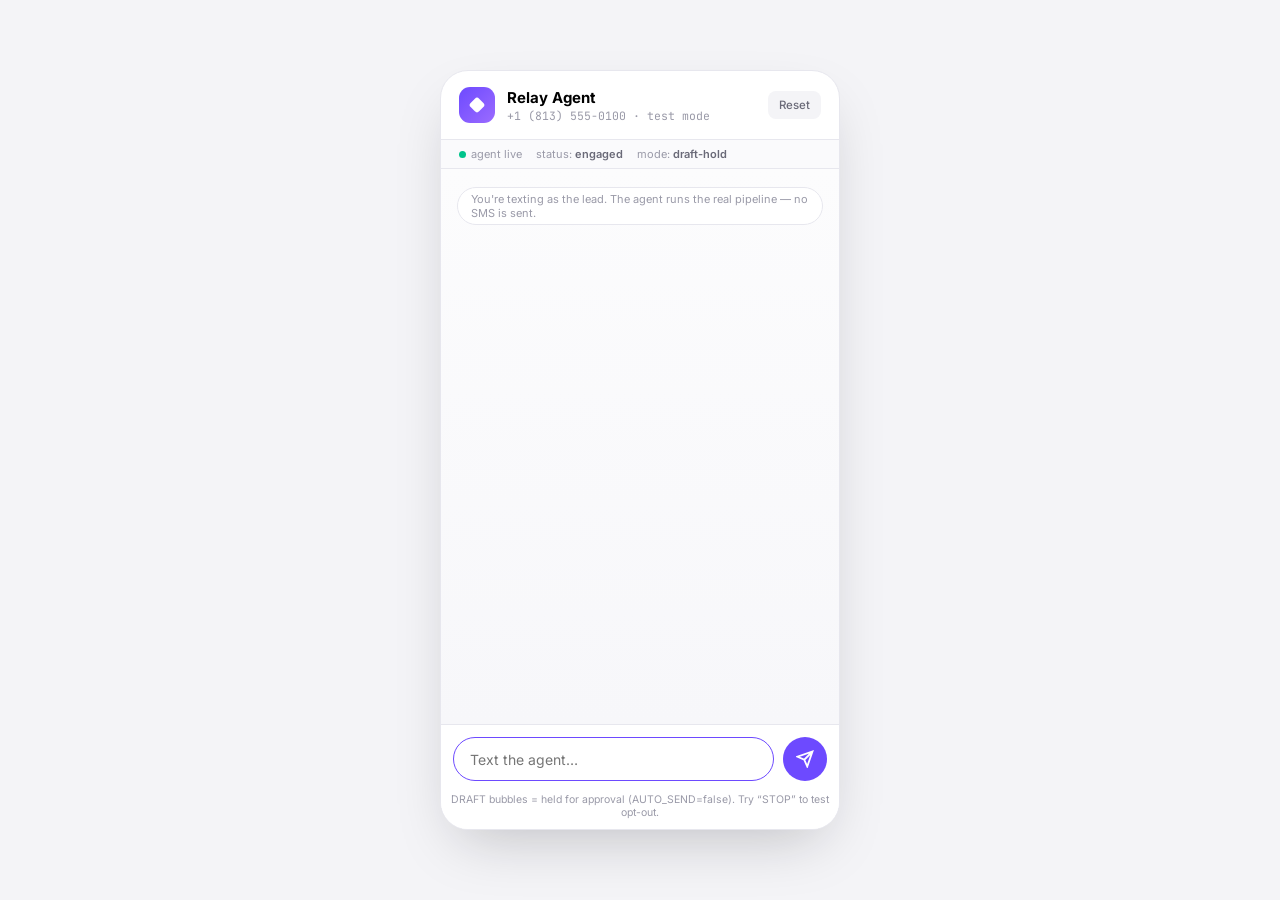
<file: app/static/test-chat.html>
<!doctype html>
<html lang="en">
<head>
<meta charset="utf-8">
<meta name="viewport" content="width=device-width, initial-scale=1">
<title>Agent Test — SMS Simulator</title>
<link href="https://fonts.googleapis.com/css2?family=Inter:wght@400;500;600;700&family=JetBrains+Mono:wght@400;500&display=swap" rel="stylesheet">
<style>
  :root{
    --canvas:#F4F4F7; --surface:#fff; --line:#E7E7EE; --ink:#15151C;
    --muted:#6A6A78; --faint:#9A9AA8; --ai:#6D4AFF; --ai-soft:#EDE9FF;
    --green:#00C48C; --rose:#FF5C7A;
    --mono:'JetBrains Mono',monospace; --sans:'Inter',system-ui,sans-serif;
  }
  *{box-sizing:border-box} html,body{margin:0;height:100%}
  body{font-family:var(--sans);background:var(--canvas);display:flex;
       align-items:center;justify-content:center;padding:24px}

  .phone{
    width:400px;max-width:100%;height:min(760px,92vh);background:var(--surface);
    border:1px solid var(--line);border-radius:28px;display:flex;flex-direction:column;
    overflow:hidden;box-shadow:0 24px 60px -20px rgba(21,21,28,.25);
  }
  .head{padding:16px 18px;border-bottom:1px solid var(--line);display:flex;
        align-items:center;gap:12px;flex:0 0 auto}
  .logo{width:36px;height:36px;border-radius:11px;flex:0 0 auto;
        background:linear-gradient(135deg,var(--ai),#9B6BFF);
        display:grid;place-items:center}
  .logo span{width:12px;height:12px;border-radius:3px;background:#fff;transform:rotate(45deg)}
  .head b{font-size:15px} .head small{display:block;color:var(--faint);font-size:11.5px;margin-top:1px}
  .head .num{font-family:var(--mono)}
  .reset{margin-left:auto;font-size:11.5px;color:var(--muted);background:var(--canvas);
         border:none;border-radius:8px;padding:7px 11px;cursor:pointer;font-family:var(--sans);font-weight:500}
  .reset:hover{background:#EBEBF0}

  .status{padding:7px 18px;background:#FAFAFC;border-bottom:1px solid var(--line);
          font-size:11px;color:var(--faint);display:flex;gap:14px;flex:0 0 auto}
  .status b{color:var(--muted);font-weight:600}
  .dot{width:7px;height:7px;border-radius:50%;background:var(--green);display:inline-block;margin-right:5px}

  .thread{flex:1;overflow-y:auto;padding:18px 16px;display:flex;flex-direction:column;
          gap:10px;background:linear-gradient(180deg,#FCFCFD,#F7F7FA)}
  .msg{max-width:80%;display:flex;flex-direction:column;gap:3px}
  .msg .b{padding:10px 13px;border-radius:16px;font-size:14px;line-height:1.45;white-space:pre-wrap}
  .msg .m{font-size:10px;color:var(--faint);padding:0 4px}
  .me{align-self:flex-end;align-items:flex-end}
  .me .b{background:var(--ink);color:#fff;border-bottom-right-radius:5px}
  .agent{align-self:flex-start}
  .agent .b{background:#fff;border:1px solid var(--line);border-bottom-left-radius:5px}
  .agent.draft .b{background:var(--ai-soft);border:1px dashed #CFC5FF;color:#3D2E99}
  .sys{align-self:center;font-size:11px;color:var(--faint);background:#fff;
       border:1px solid var(--line);border-radius:20px;padding:4px 13px}
  .typing{align-self:flex-start;display:flex;gap:4px;padding:12px 15px;background:#fff;
          border:1px solid var(--line);border-radius:16px;border-bottom-left-radius:5px}
  .typing i{width:6px;height:6px;border-radius:50%;background:var(--ai);opacity:.4;animation:bl 1.2s infinite}
  .typing i:nth-child(2){animation-delay:.2s}.typing i:nth-child(3){animation-delay:.4s}
  @keyframes bl{0%,60%,100%{opacity:.3;transform:translateY(0)}30%{opacity:1;transform:translateY(-3px)}}

  .composer{flex:0 0 auto;border-top:1px solid var(--line);padding:12px;display:flex;gap:9px;background:#fff}
  .composer input{flex:1;border:1px solid var(--line);border-radius:22px;padding:11px 16px;
                  font-family:var(--sans);font-size:14px;outline:none}
  .composer input:focus{border-color:var(--ai)}
  .composer button{width:44px;height:44px;border-radius:50%;border:none;background:var(--ai);
                   color:#fff;cursor:pointer;display:grid;place-items:center;flex:0 0 auto}
  .composer button:disabled{opacity:.45}
  .hint{text-align:center;font-size:10.5px;color:var(--faint);padding:0 0 10px;background:#fff}
</style>
</head>
<body>
<div class="phone">
  <div class="head">
    <div class="logo"><span></span></div>
    <div><b>Relay Agent</b><small class="num">+1 (813) 555-0100 · test mode</small></div>
    <button class="reset" onclick="resetChat()">Reset</button>
  </div>
  <div class="status">
    <span><span class="dot"></span>agent live</span>
    <span>status: <b id="st">engaged</b></span>
    <span>mode: <b id="mode">draft-hold</b></span>
  </div>
  <div class="thread" id="thread">
    <div class="sys">You're texting as the lead. The agent runs the real pipeline — no SMS is sent.</div>
  </div>
  <div class="composer">
    <input id="inp" placeholder="Text the agent…" autocomplete="off"
           onkeydown="if(event.key==='Enter')send()">
    <button id="btn" onclick="send()" title="Send">
      <svg width="18" height="18" viewBox="0 0 24 24" fill="none" stroke="currentColor" stroke-width="2.4"><path d="M22 2L11 13M22 2l-7 20-4-9-9-4 20-7z"/></svg>
    </button>
  </div>
  <div class="hint">DRAFT bubbles = held for approval (AUTO_SEND=false). Try “STOP” to test opt-out.</div>
</div>

<script>
const thread = document.getElementById('thread');
const inp = document.getElementById('inp');
const btn = document.getElementById('btn');

function add(cls, text, meta){
  const d = document.createElement('div');
  d.className = 'msg ' + cls;
  d.innerHTML = `<div class="b"></div><div class="m">${meta||''}</div>`;
  d.querySelector('.b').textContent = text;
  thread.appendChild(d);
  thread.scrollTop = thread.scrollHeight;
}
function sys(text){
  const d = document.createElement('div');
  d.className = 'sys'; d.textContent = text;
  thread.appendChild(d); thread.scrollTop = thread.scrollHeight;
}

let busy = false;
async function send(){
  const text = inp.value.trim();
  if(!text || busy) return;
  busy = true; btn.disabled = true; inp.value = '';
  add('me', text, 'you · lead');

  const t = document.createElement('div');
  t.className = 'typing'; t.innerHTML = '<i></i><i></i><i></i>';
  thread.appendChild(t); thread.scrollTop = thread.scrollHeight;

  try{
    const r = await fetch('/test-chat', {
      method:'POST', headers:{'Content-Type':'application/json'},
      body: JSON.stringify({text})
    });
    const data = await r.json();
    t.remove();
    for(const m of (data.replies||[])){
      const draft = m.status === 'draft';
      add('agent' + (draft ? ' draft' : ''), m.body, draft ? 'agent · DRAFT (held)' : 'agent · sent');
    }
    if(!data.replies || !data.replies.length){
      sys('agent chose to wait');
    }
    document.getElementById('st').textContent = data.status;
    if(data.opted_out){ sys('Lead opted out — agent will send nothing further.'); }
  }catch(e){
    t.remove(); sys('error: ' + e.message);
  }
  busy = false; btn.disabled = false; inp.focus();
}

async function resetChat(){
  await fetch('/test-chat/reset', {method:'POST'});
  thread.innerHTML = '<div class="sys">Conversation reset. Fresh lead.</div>';
  document.getElementById('st').textContent = 'engaged';
}
inp.focus();
</script>
</body>
</html>
</file>
